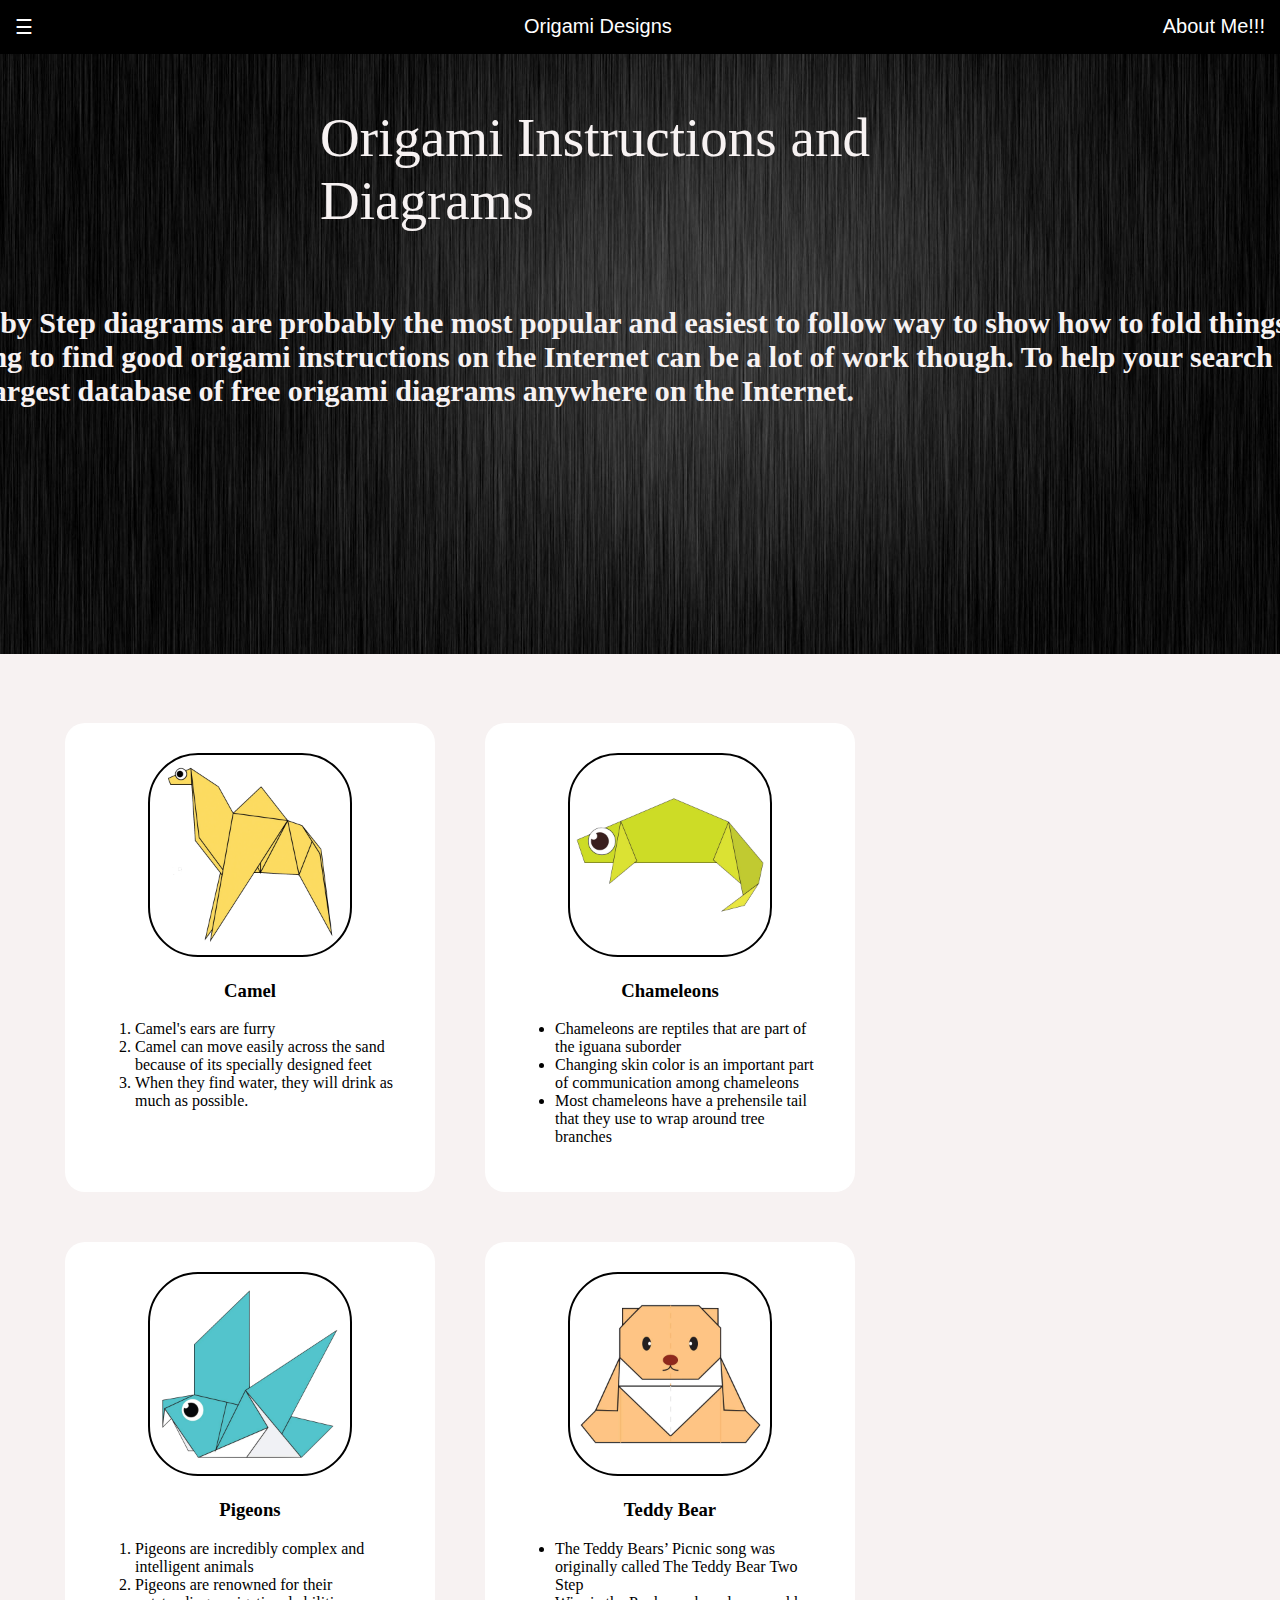
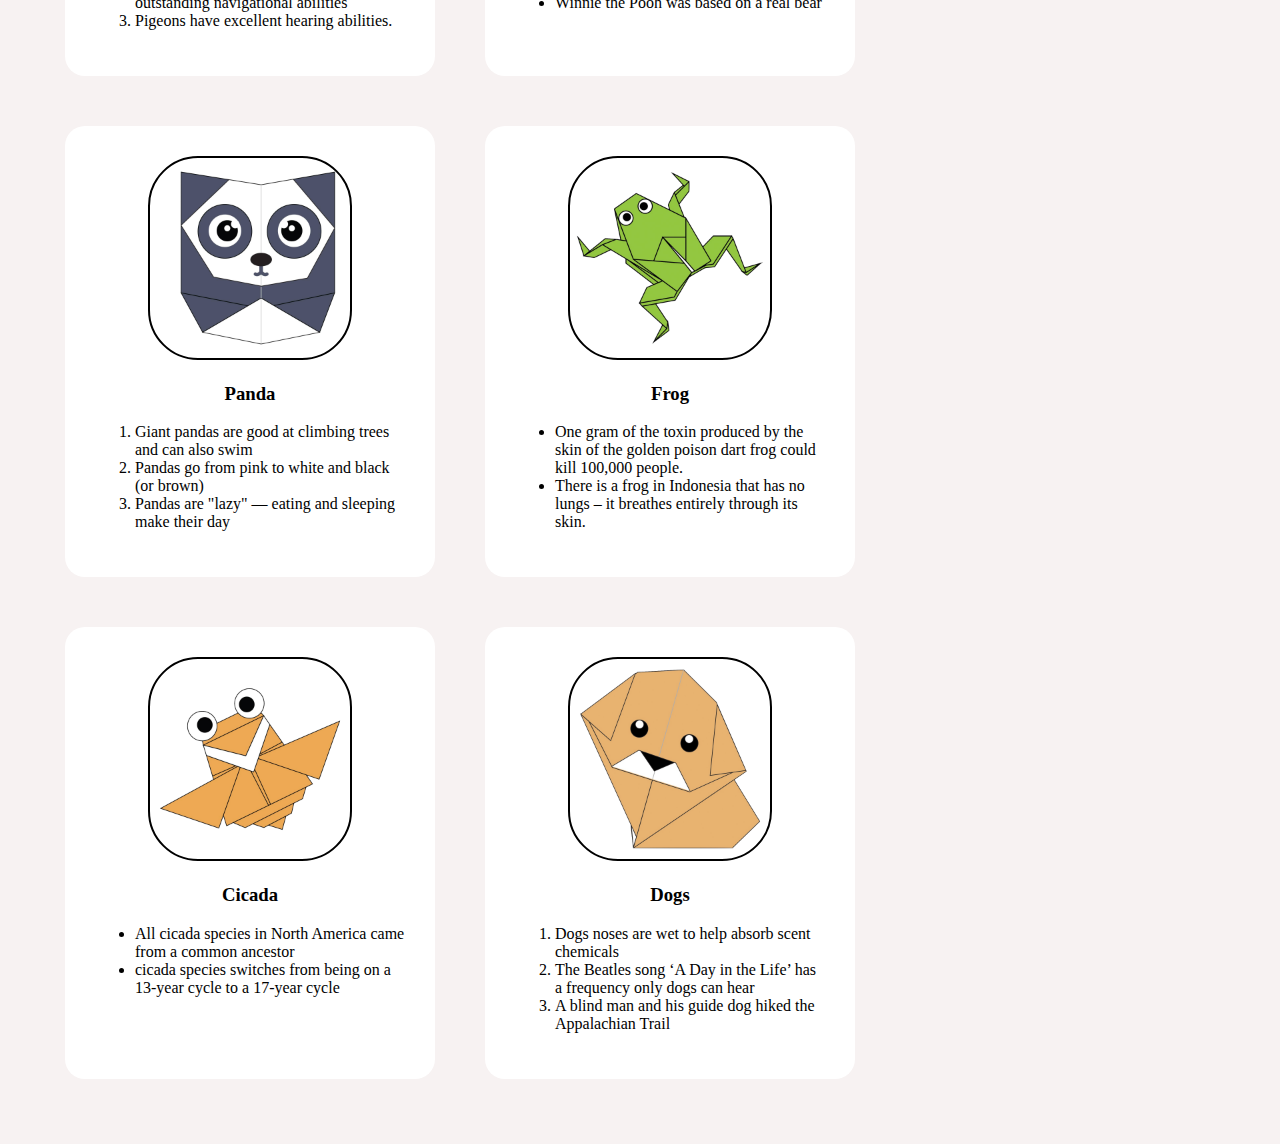
<file: index.html>
<!DOCTYPE html>
<html lang="en">

<head>
    <title>Origami Designs</title>
    <link rel="stylesheet" type="text/css" href="styles.css">
</head>

<body>

    <div class="menu">
        <div><a href="#">☰</a></div>
        <div>Origami Designs</div>
        <div><a href="about.html">About Me!!!</a></div>
    </div>

    <div class="bodyimg">
        <img src="main2.jpg" height="600px" width="100%">
        <p>
            Origami Instructions and Diagrams
        </p>
        <h3><br>
            Step by Step diagrams are probably the most popular and easiest to follow way to show how to fold things out
            of paper.
            Trying to find good origami instructions on the Internet can be a lot of work though. To help your search
            we’ve put
            together the largest database of free origami diagrams anywhere on the Internet.
        </h3>
    </div>
    <div class="grid">
        <div class="origami">
            <center>
                <a href="http://origami.me/camel/"><img src="camel.png" width="200px" height="200px"></a>
                <h3> Camel </h3>
            </center>
            <p>
                <ol>
                    <li>Camel's ears are furry</li>
                    <li>Camel can move easily across the sand because of its specially designed feet</li>
                    <li>When they find water, they will drink as much as possible.</li>
                </ol>
            </p>
        </div>

        <div class="origami">
            <center>
                <a href="http://origami.me/chameleon/"><img src="chameleon.png" width="200px" height="200px"></a>
                <h3> Chameleons </h3>
            </center>
            <p>
                <ul>
                    <li>Chameleons are reptiles that are part of the iguana suborder</li>
                    <li>Changing skin color is an important part of communication among chameleons</li>
                    <li>Most chameleons have a prehensile tail that they use to wrap around tree branches</li>
                </ul>
            </p>
        </div>
        <div class="origami">
            <center>
                <a href="http://origami.me/pigeon/"><img src="pigeon.png" width="200px" height="200px"></a>
                <h3> Pigeons </h3>
            </center>
            <p>
                <ol>
                    <li>Pigeons are incredibly complex and intelligent animals</li>
                    <li>Pigeons are renowned for their outstanding navigational abilities</li>
                    <li>Pigeons have excellent hearing abilities.</li>
                </ol>
            </p>
        </div>
        <div class="origami">
            <center>
                <a href="http://origami.me/teddy-bear/"><img src="teddy.png" width="200px" height="200px"></a>
                <h3> Teddy Bear </h3>
            </center>
            <p>
                <ul>
                    <li>The Teddy Bears’ Picnic song was originally called The Teddy Bear Two Step</li>
                    <li>Winnie the Pooh was based on a real bear</li>

                </ul>
            </p>
        </div>


        <div class="origami">
            <center>
                <a href="http://origami.me/panda/"><img src="panda.png" width="200px" height="200px"></a>
                <h3> Panda </h3>
            </center>
            <p>
                <ol>
                    <li>Giant pandas are good at climbing trees and can also swim</li>
                    <li>Pandas go from pink to white and black (or brown)</li>
                    <li>Pandas are "lazy" — eating and sleeping make their day</li>
                </ol>
            </p>
        </div>
        <div class="origami">
            <center>
                <a href="http://origami.me/traditional-frog/"><img src="frog.png" width="200px" height="200px"></a>
                <h3> Frog </h3>
            </center>
            <p>
                <ul>
                    <li>One gram of the toxin produced by the skin of the golden poison dart frog could kill 100,000
                        people.</li>
                    <li>There is a frog in Indonesia that has no lungs – it breathes entirely through its skin.</li>

                </ul>
            </p>
        </div>
        <div class="origami">
            <center>
                <a href="http://origami.me/flying-cicada/"><img src="cicada.png" width="200px" height="200px"></a>
                <h3> Cicada </h3>
            </center>
            <p>
                <ul>
                    <li>All cicada species in North America came from a common ancestor</li>
                    <li>cicada species switches from being on a 13-year cycle to a 17-year cycle</li>
                </ul>
            </p>
        </div>
        <div class="origami">
            <center>
                <a href="http://origami.me/puppy/"><img src="dog.png" width="200px" height="200px"></a>
                <h3> Dogs </h3>
            </center>
            <p>
                <ol>
                    <li>Dogs noses are wet to help absorb scent chemicals</li>
                    <li>The Beatles song ‘A Day in the Life’ has a frequency only dogs can hear</li>
                    <li>A blind man and his guide dog hiked the Appalachian Trail</li>
                </ol>
            </p>
        </div>


    </div>
</body>

</html>
</file>
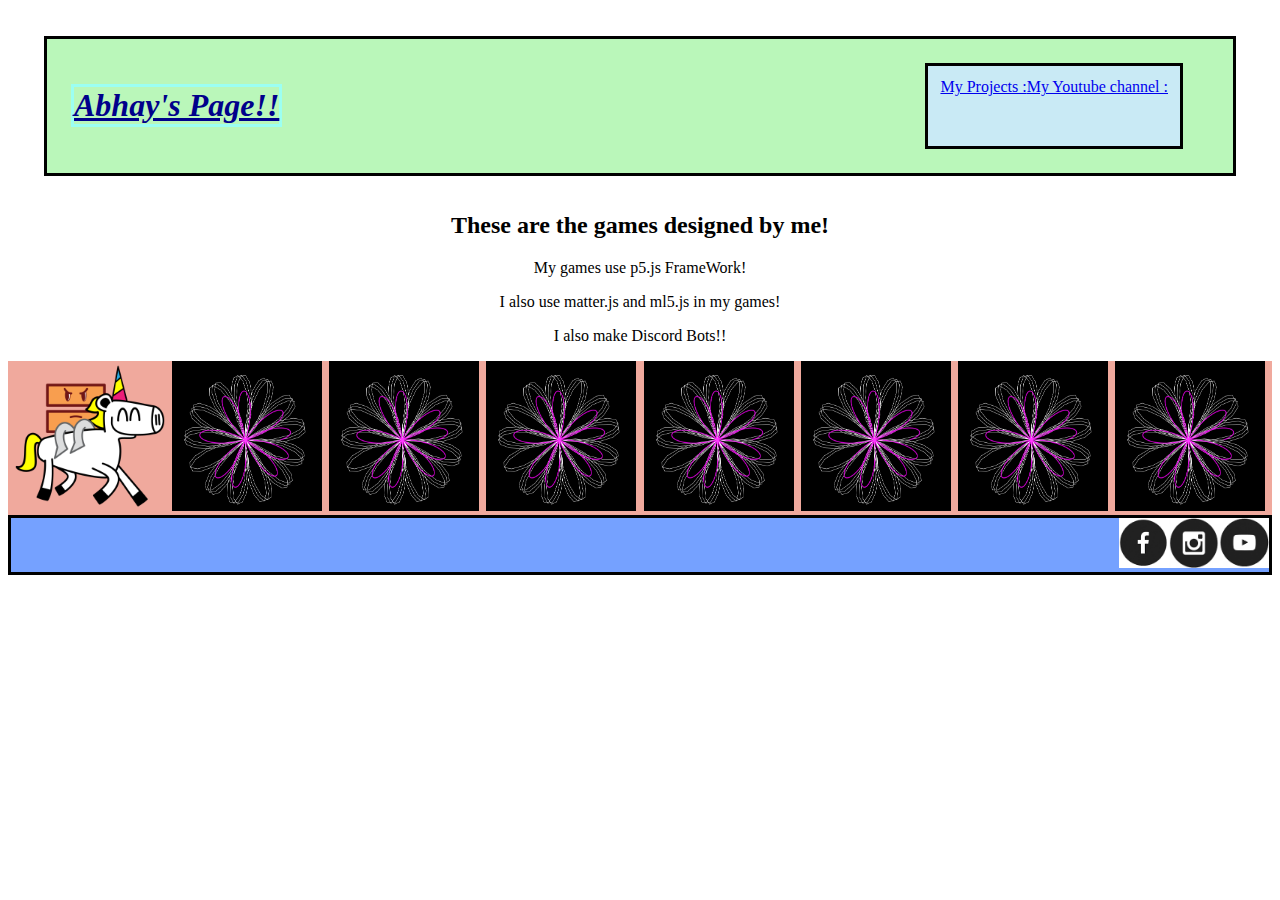
<file: about.html>
<!DOCTYPE html>
<html>

<head>
  <title>About Me!</title>
  <link rel="stylesheet" type="text/css" href="style2.css" />
</head>

<body>
  <div class="Header">
    <h1>
      <i>
        <u>
          Abhay's Page!!
        </u>
      </i>
    </h1>
    <div class="Menu">
      <a href="https://github.com/abhay2008"> My Projects :</a>
      <a href="https://www.youtube.com/channel/UCkHnLzD7ugYbTFgrQA1uptw">My Youtube channel : </a>
    </div>
  </div>

  <h2>These are the games designed by me!</h2>

  <p>My games use p5.js FrameWork!</p>
  <p>I also use matter.js and ml5.js in my games!</p>
  <p>I also make Discord Bots!!</p>

  <div class="Games">
    <div class="item">
      <a href="https://abhay2008.github.io/FlyingUnicorn/"> <img src="unicorn.png" width=150 height=150 /></a>
      <p>FlyingUnicorn</p>
    </div>
    <div class="item">
      <a href="https://abhay2008.github.io/Maure_Rose_patterns-/"> <img src="maurerRose.png" width=150 height=150 /></a>
      <p>MaurerRosePatterns</p>
    </div>
    <div class="item">
      <a href="https://abhay2008.github.io/Maure_Rose_patterns-/"> <img src="maurerRose.png" width=150 height=150 /></a>
      <p>MaurerRosePatterns</p>
    </div>
    <div class="item">
      <a href="https://abhay2008.github.io/Maure_Rose_patterns-/"> <img src="maurerRose.png" width=150 height=150 /></a>
      <p>MaurerRosePatterns</p>
    </div>
    <div class="item">
      <a href="https://abhay2008.github.io/Maure_Rose_patterns-/"> <img src="maurerRose.png" width=150 height=150 /></a>
      <p>MaurerRosePatterns</p>
    </div>
    <div class="item">
      <a href="https://abhay2008.github.io/Maure_Rose_patterns-/"> <img src="maurerRose.png" width=150 height=150 /></a>
      <p>MaurerRosePatterns</p>
    </div>
    <div class="item">
      <a href="https://abhay2008.github.io/Maure_Rose_patterns-/"> <img src="maurerRose.png" width=150 height=150 /></a>
      <p>MaurerRosePatterns</p>
    </div>
    <div class="item">
      <a href="https://abhay2008.github.io/Maure_Rose_patterns-/"> <img src="maurerRose.png" width=150 height=150 /></a>
      <p>MaurerRosePatterns</p>
    </div>
  </div>

  <div class="Footer">
    <a href="facebook.com"> <img src="fb.png" width=50 height=50></a>

    <a href="insta.com"> <img src="insta.png" width=50 height=50></a>

    <a href="youtube.com"> <img src="youtube.png" width=50 height=50></a>
  </div>
</body>


</html>
</file>
<file: styles.css>
.menu {
  display: flex;
  justify-content: space-between;
  background-color: black;
  padding: 15px;
  font-size: 20px;
  font-family: sans-serif;
  font-weight: 400;
  color: white;
}
body {
  margin: 0px;
  background-color: #f7f2f2;
}
a {
  text-decoration: none;
}
a:link {
  color: white;
}
a:visited {
  color: white;
}
.bodyimg {
  position: relative;
}
.bodyimg p {
  color: #f7f2f2;
  font-size: 55px;
  font-family: fantasy;
  position: absolute;
  top: 10%;
  left: 50%;
  transform: translate(-50%, -50%);
}
.bodyimg h3 {
  color: #f7f2f2;
  font-family: fantasy;
  font-size: 30px;
  width: 1600px;
  position: absolute;
  top: 40%;
  left: 45%;
  transform: translate(-40%, -40%);
}
.grid {
  display: flex;
  flex-wrap: wrap;
  margin: 40px;
  font-family: sans-serif;
}
.grid img {
  border: 2px solid black;
  border-radius: 50px;
}
.origami {
  border-radius: 20px;
  background-color: #ffffff;
  padding: 30px;
  margin: 25px;
  width: 310px;
  font-family: fantasy;
}
.origami:hover {
  transform: scale(1.2);
}
</file>
<file: style2.css>
h1 {
  color: darkblue;
  border: solid;
  border-color: rgb(156, 255, 242);
}

.Header {
  background-color: rgb(186, 247, 186);
  display: flex;
  flex-grow: 4;
  justify-content: space-between;
  border: solid;
  padding: 24px;
  margin: 36px;
}

.Menu {
  background-color: rgb(201, 234, 245);
  display: flex;
  border: solid;
  padding: 12px;
  margin-right: 26px;
}

.Games {
  background-color: rgb(240, 169, 157);
  display: flex;
  flex-wrap: wrap;
  justify-content: space-evenly;
}

.Footer {
  background-color: rgb(117, 161, 255);
  display: flex;
  justify-content: flex-end;
  border: solid;
}

.item {
  position: relative;

}

.item p {
  position: absolute;
  top: 50%;
  left: 50%;
  transform: translate(-50%, -50%);
  opacity: 0;
  color: rgb(156, 255, 242);
  font-family: sans-serif;
  font-size: 20px;
}

.item:hover p {
  opacity: 1;
}

h2,
p {
  text-align: center;
}

a:link {
  color: "#123456";
}

a:visited {
  color: "#567456";
}
</file>
